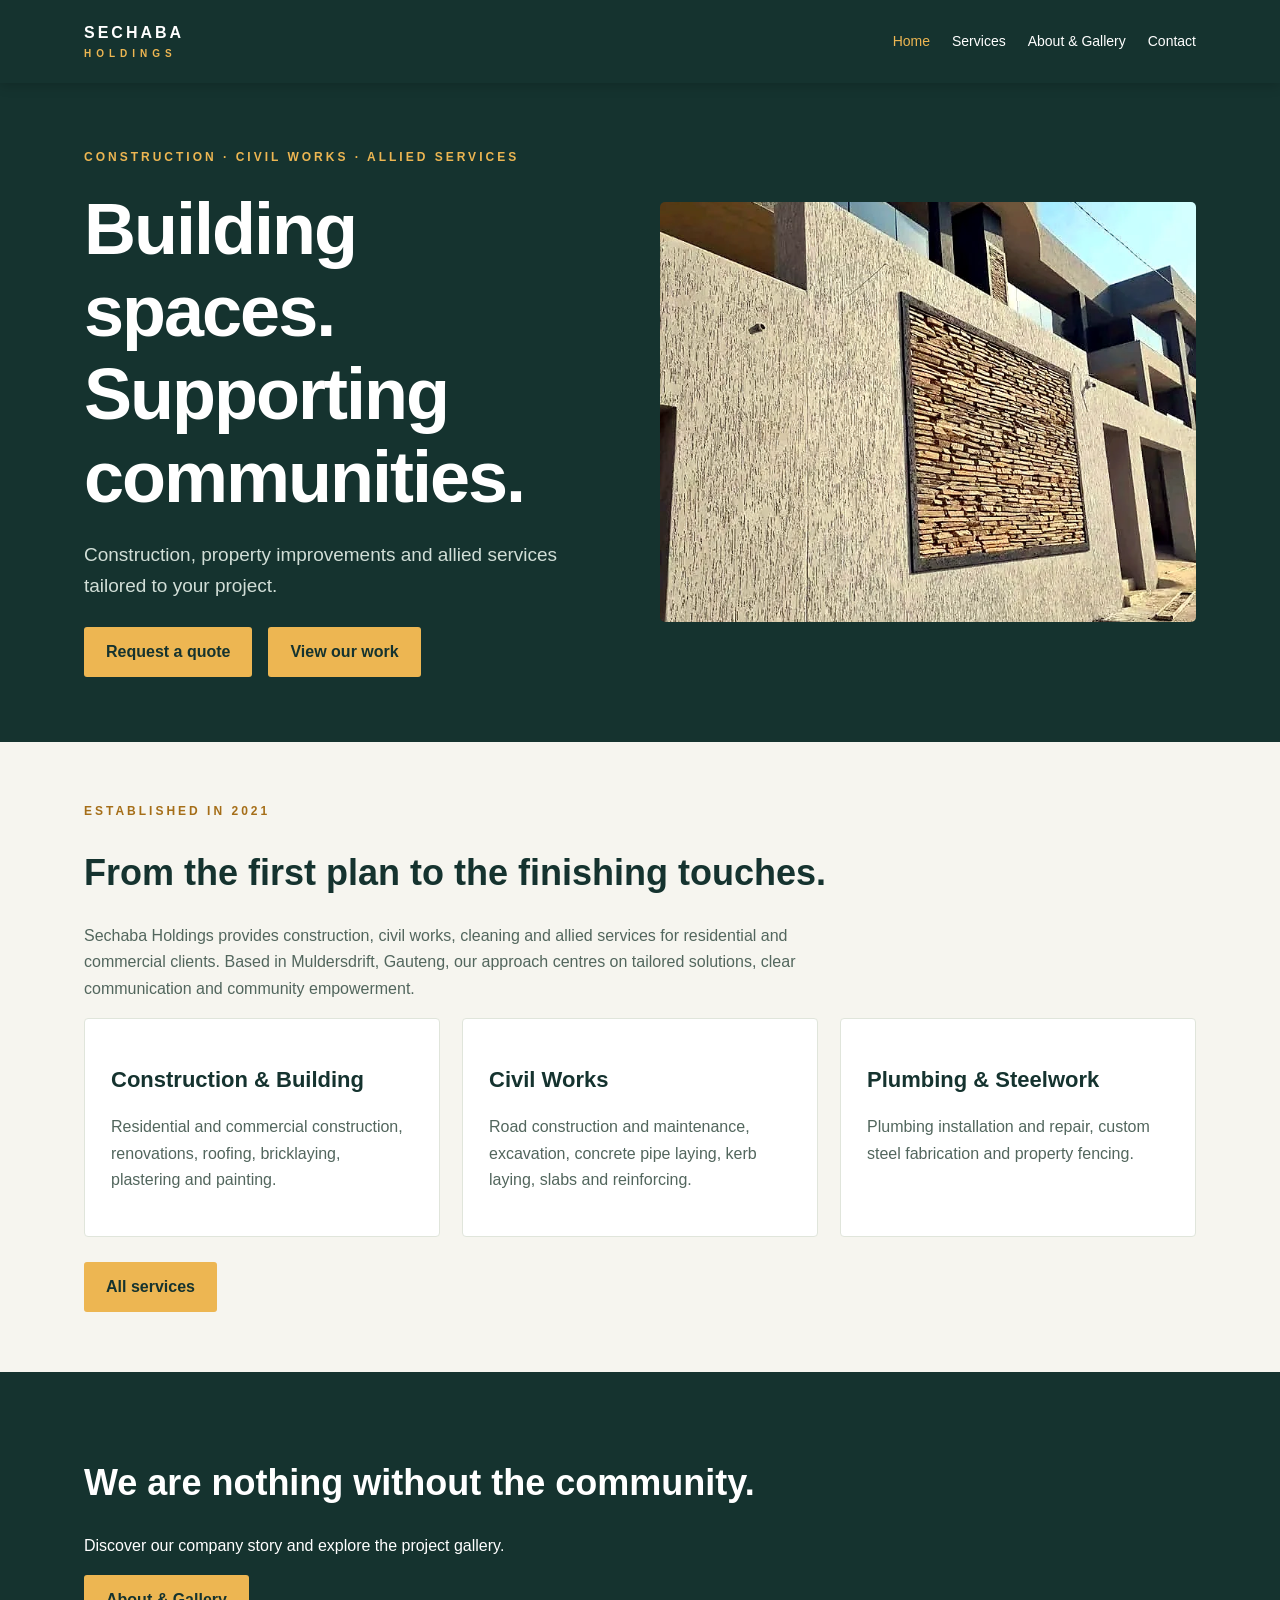
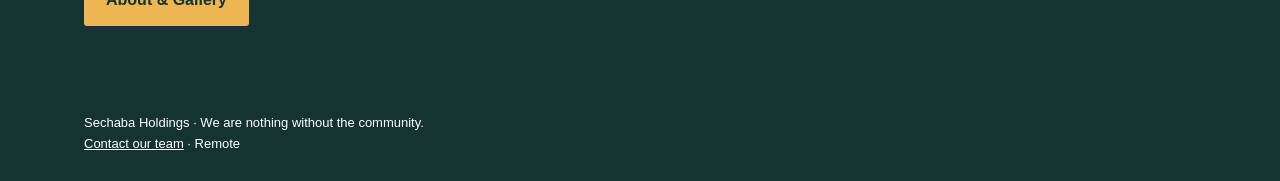
<file: Sechaba-Holdings-Website-Fixed-Navbar/index.html>
<!doctype html><html lang="en"><head><meta charset="utf-8"><meta name="viewport" content="width=device-width,initial-scale=1"><meta name="description" content="Sechaba Holdings construction, civil works and allied services in Gauteng. Explore our services and company project photographs."><title>Construction & Civil Works | Sechaba Holdings</title><link rel="stylesheet" href="assets/style.css"></head><body><header><div class="wrap"><nav aria-label="Main navigation"><a class="brand" href="index.html">SECHABA<small>HOLDINGS</small></a><div class="links"><a href="index.html" aria-current="page">Home</a><a href="services.html">Services</a><a href="about-gallery.html">About & Gallery</a><a href="contact.html">Contact</a></div></nav></div></header><script src="assets/navigation.js"></script><main><section class="hero"><div class="wrap hero-grid"><div><div class="eyebrow">Construction · Civil works · Allied services</div><h1>Building spaces.<br>Supporting communities.</h1><p>Construction, property improvements and allied services tailored to your project.</p><div class="actions"><a class="button" href="contact.html">Request a quote</a><a class="button" href="about-gallery.html#gallery">View our work</a></div></div><img src="assets/project-03.webp" alt="Textured facade and stone feature panel"></div></section><section><div class="wrap"><div class="eyebrow">Established in 2021</div><h2>From the first plan to the finishing touches.</h2><p class="intro">Sechaba Holdings provides construction, civil works, cleaning and allied services for residential and commercial clients. Based in Muldersdrift, Gauteng, our approach centres on tailored solutions, clear communication and community empowerment.</p><div class="grid"><article class="card"><h3>Construction & Building</h3><p>Residential and commercial construction, renovations, roofing, bricklaying, plastering and painting.</p></article><article class="card"><h3>Civil Works</h3><p>Road construction and maintenance, excavation, concrete pipe laying, kerb laying, slabs and reinforcing.</p></article><article class="card"><h3>Plumbing & Steelwork</h3><p>Plumbing installation and repair, custom steel fabrication and property fencing.</p></article></div><div class="actions"><a class="button" href="services.html">All services</a></div></div></section><section class="dark"><div class="wrap"><h2>We are nothing without the community.</h2><p>Discover our company story and explore the project gallery.</p><a class="button" href="about-gallery.html">About & Gallery</a></div></section></main><footer>
    <div class="wrap">
        Sechaba Holdings · We are nothing without the community.
        <br>
        <a href="contact.html">Contact our team</a>
        · Remote
    </div>
</footer></body></html>
</file>
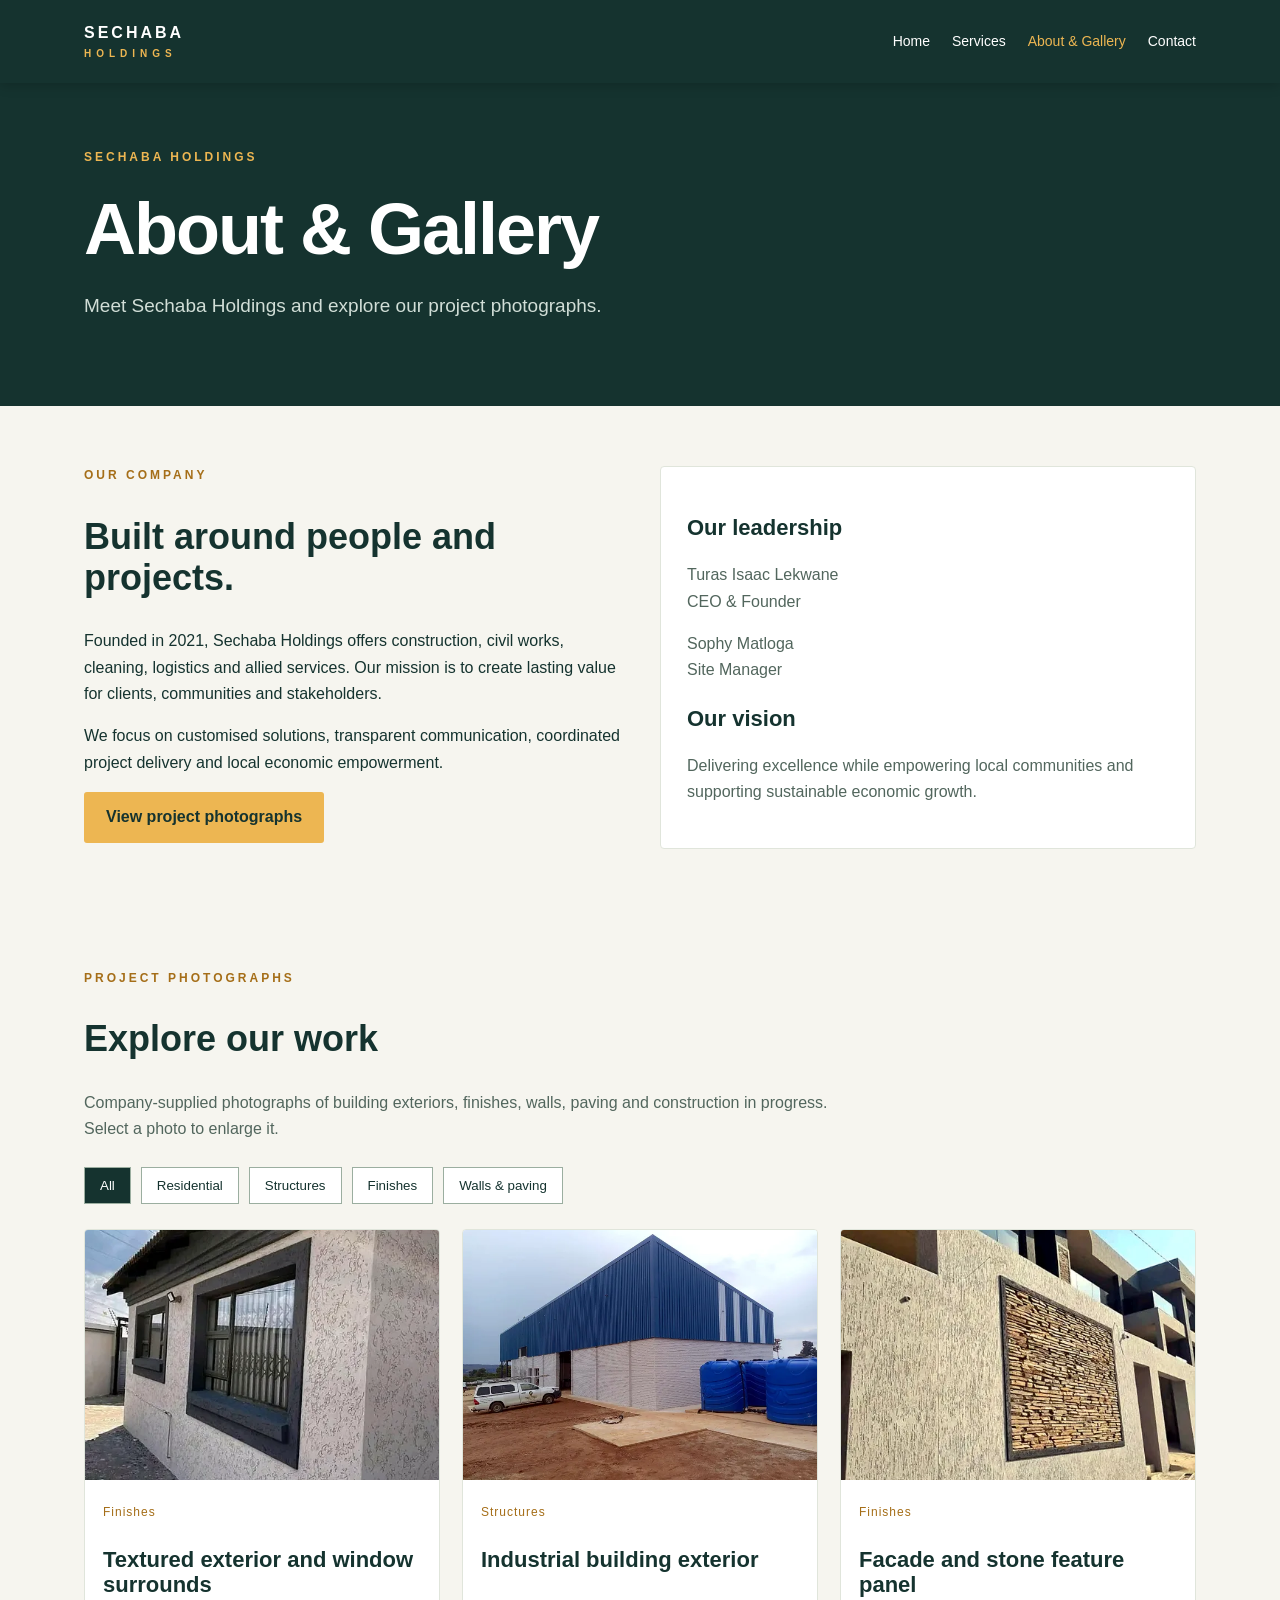
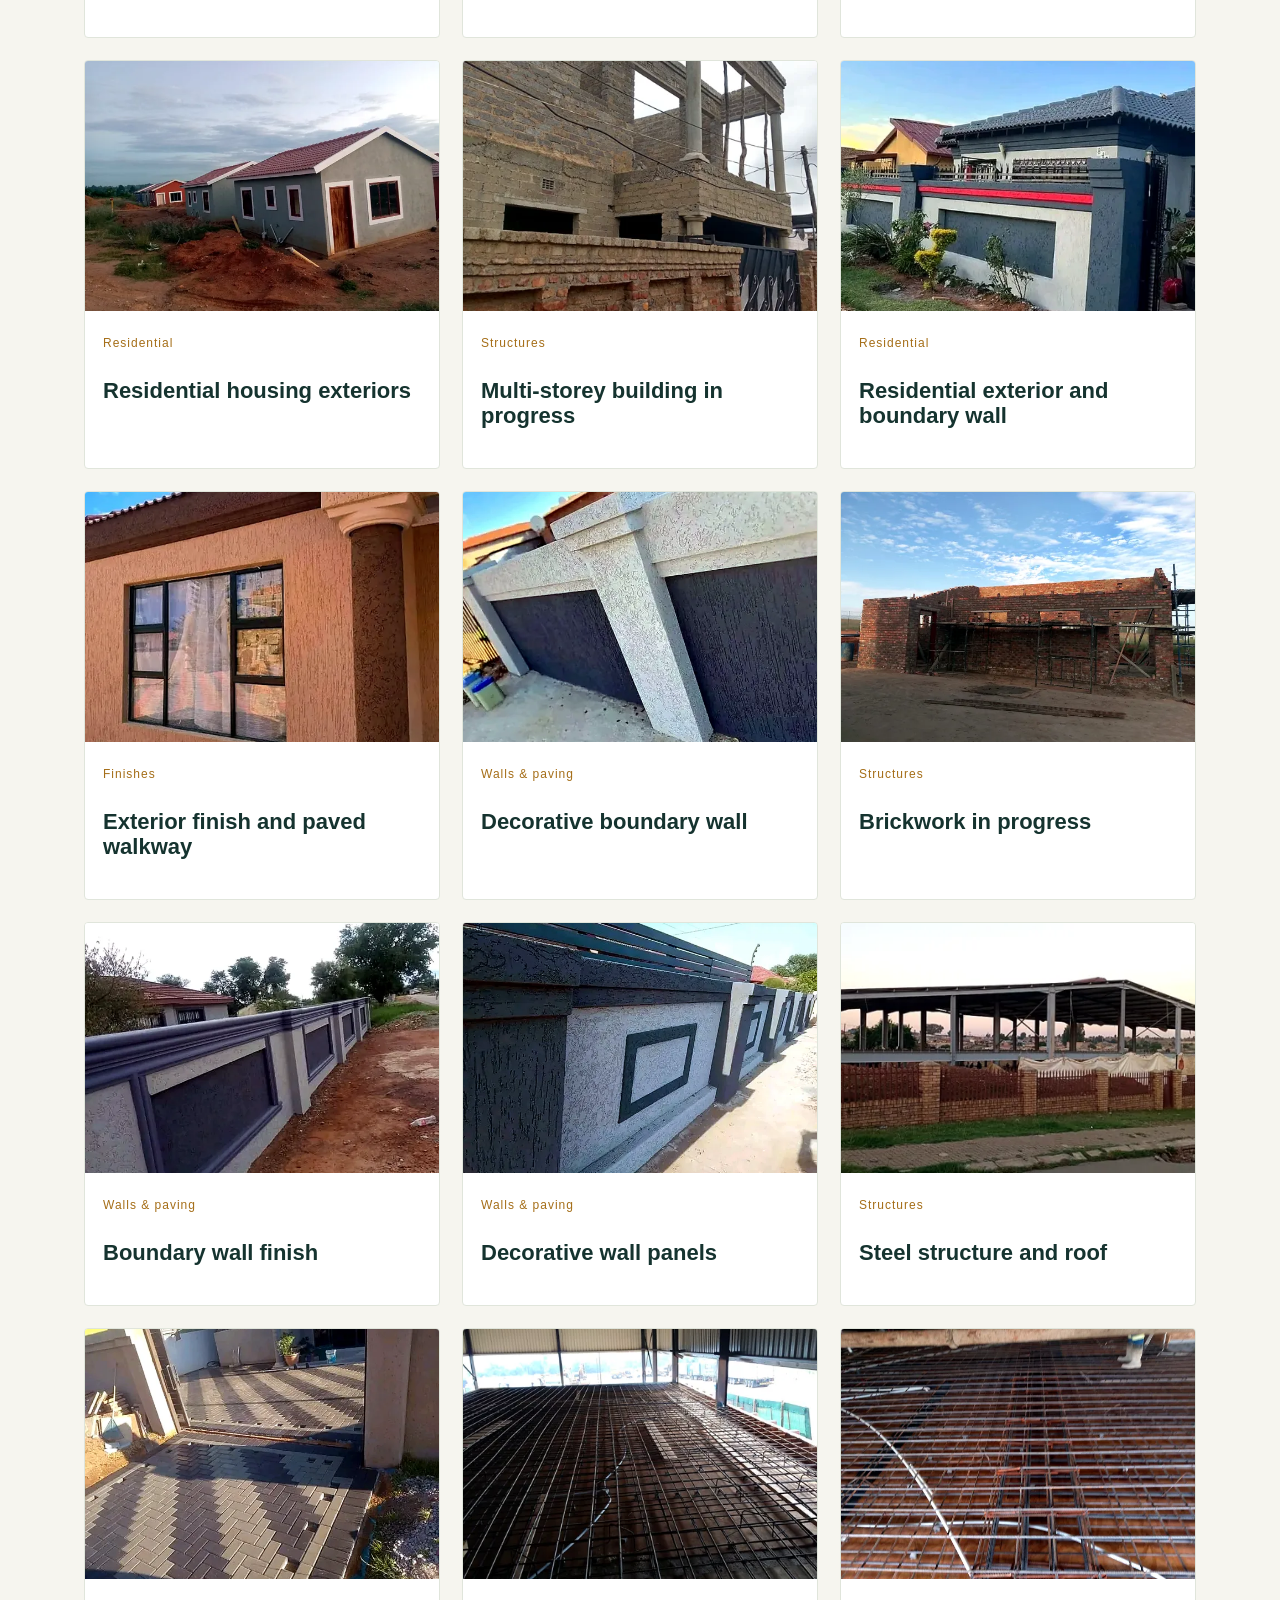
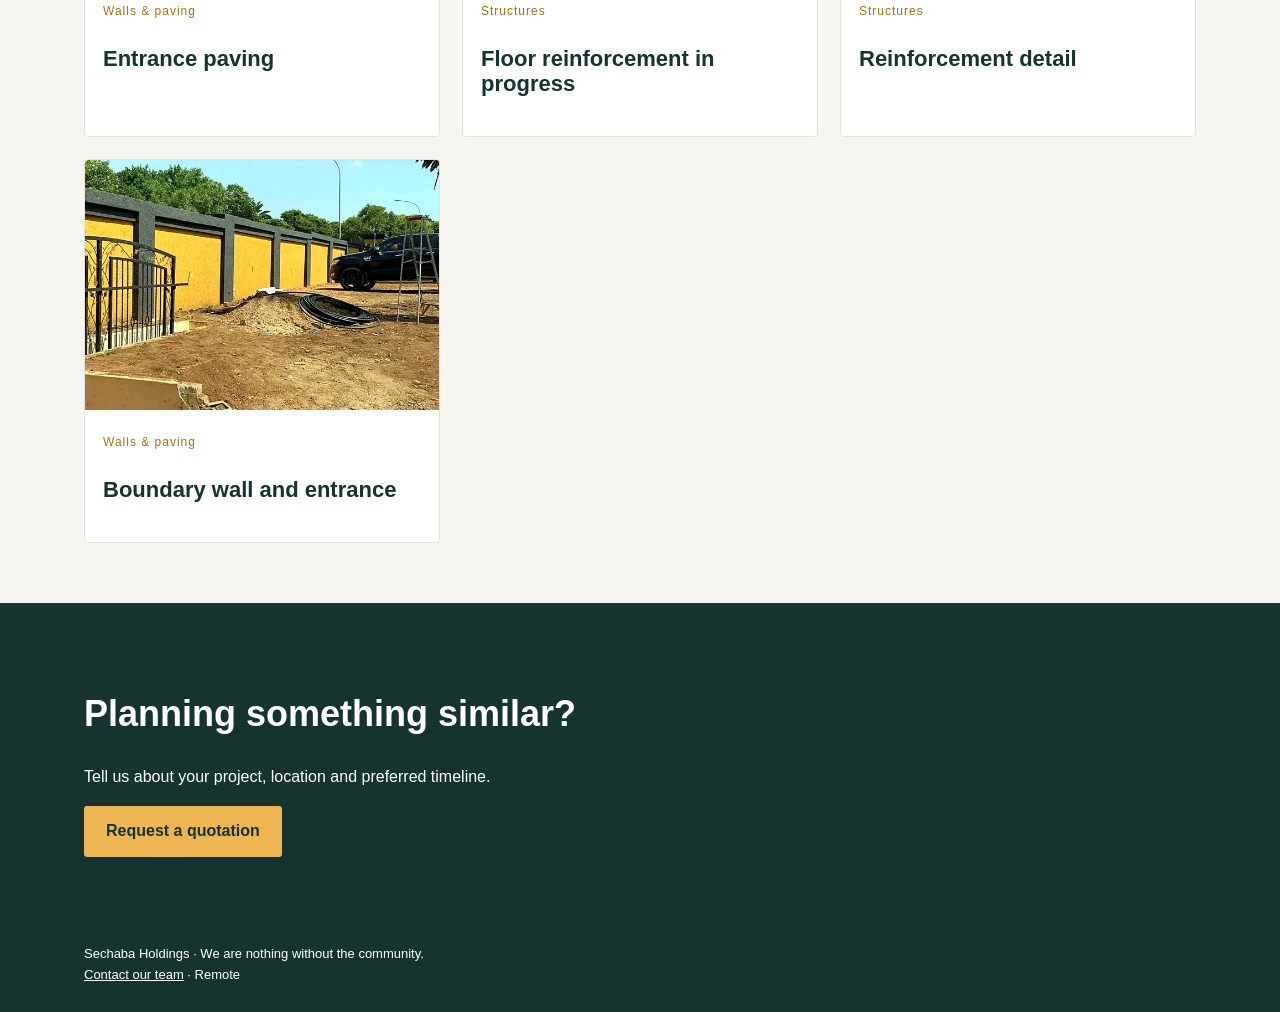
<file: Sechaba-Holdings-Website-Fixed-Navbar/about-gallery.html>
<!doctype html><html lang="en"><head><meta charset="utf-8"><meta name="viewport" content="width=device-width,initial-scale=1"><meta name="description" content="Sechaba Holdings construction, civil works and allied services in Gauteng. Explore our services and company project photographs."><title>About & Gallery | Sechaba Holdings</title><link rel="stylesheet" href="assets/style.css"></head><body><header><div class="wrap"><nav aria-label="Main navigation"><a class="brand" href="index.html">SECHABA<small>HOLDINGS</small></a><div class="links"><a href="index.html">Home</a><a href="services.html">Services</a><a href="about-gallery.html" aria-current="page">About & Gallery</a><a href="contact.html">Contact</a></div></nav></div></header><script src="assets/navigation.js"></script><main><section class="hero"><div class="wrap"><div class="eyebrow">Sechaba Holdings</div><h1>About & Gallery</h1><p>Meet Sechaba Holdings and explore our project photographs.</p></div></section><section><div class="wrap split"><div><div class="eyebrow">Our company</div><h2>Built around people and projects.</h2><p>Founded in 2021, Sechaba Holdings offers construction, civil works, cleaning, logistics and allied services. Our mission is to create lasting value for clients, communities and stakeholders.</p><p>We focus on customised solutions, transparent communication, coordinated project delivery and local economic empowerment.</p><a class="button" href="#gallery">View project photographs</a></div><div class="card"><h3>Our leadership</h3><p>Turas Isaac Lekwane<br>CEO & Founder</p><p>Sophy Matloga<br>Site Manager</p><h3>Our vision</h3><p>Delivering excellence while empowering local communities and supporting sustainable economic growth.</p></div></div></section><section id="gallery"><div class="wrap"><div class="eyebrow">Project photographs</div><h2>Explore our work</h2><p class="intro">Company-supplied photographs of building exteriors, finishes, walls, paving and construction in progress. Select a photo to enlarge it.</p><div class="filters" aria-label="Filter project photographs"><button type="button" data-filter="All" class="active" aria-pressed="true">All</button><button type="button" data-filter="Residential" class="" aria-pressed="false">Residential</button><button type="button" data-filter="Structures" class="" aria-pressed="false">Structures</button><button type="button" data-filter="Finishes" class="" aria-pressed="false">Finishes</button><button type="button" data-filter="Walls &amp; paving" class="" aria-pressed="false">Walls &amp; paving</button></div><div class="grid"><article class="card photo" data-category="Finishes"><figure><button type="button" class="open-photo" data-src="assets/project-01.webp" data-caption="Textured exterior and window surrounds" aria-label="Enlarge: Textured exterior and window surrounds"><img loading="lazy" src="assets/thumb-01.webp" alt="Textured exterior and window surrounds"></button><figcaption><span class="tag">Finishes</span><h3>Textured exterior and window surrounds</h3></figcaption></figure></article><article class="card photo" data-category="Structures"><figure><button type="button" class="open-photo" data-src="assets/project-02.webp" data-caption="Industrial building exterior" aria-label="Enlarge: Industrial building exterior"><img loading="lazy" src="assets/thumb-02.webp" alt="Industrial building exterior"></button><figcaption><span class="tag">Structures</span><h3>Industrial building exterior</h3></figcaption></figure></article><article class="card photo" data-category="Finishes"><figure><button type="button" class="open-photo" data-src="assets/project-03.webp" data-caption="Facade and stone feature panel" aria-label="Enlarge: Facade and stone feature panel"><img loading="lazy" src="assets/thumb-03.webp" alt="Facade and stone feature panel"></button><figcaption><span class="tag">Finishes</span><h3>Facade and stone feature panel</h3></figcaption></figure></article><article class="card photo" data-category="Residential"><figure><button type="button" class="open-photo" data-src="assets/project-04.webp" data-caption="Residential housing exteriors" aria-label="Enlarge: Residential housing exteriors"><img loading="lazy" src="assets/thumb-04.webp" alt="Residential housing exteriors"></button><figcaption><span class="tag">Residential</span><h3>Residential housing exteriors</h3></figcaption></figure></article><article class="card photo" data-category="Structures"><figure><button type="button" class="open-photo" data-src="assets/project-05.webp" data-caption="Multi-storey building in progress" aria-label="Enlarge: Multi-storey building in progress"><img loading="lazy" src="assets/thumb-05.webp" alt="Multi-storey building in progress"></button><figcaption><span class="tag">Structures</span><h3>Multi-storey building in progress</h3></figcaption></figure></article><article class="card photo" data-category="Residential"><figure><button type="button" class="open-photo" data-src="assets/project-06.webp" data-caption="Residential exterior and boundary wall" aria-label="Enlarge: Residential exterior and boundary wall"><img loading="lazy" src="assets/thumb-06.webp" alt="Residential exterior and boundary wall"></button><figcaption><span class="tag">Residential</span><h3>Residential exterior and boundary wall</h3></figcaption></figure></article><article class="card photo" data-category="Finishes"><figure><button type="button" class="open-photo" data-src="assets/project-07.webp" data-caption="Exterior finish and paved walkway" aria-label="Enlarge: Exterior finish and paved walkway"><img loading="lazy" src="assets/thumb-07.webp" alt="Exterior finish and paved walkway"></button><figcaption><span class="tag">Finishes</span><h3>Exterior finish and paved walkway</h3></figcaption></figure></article><article class="card photo" data-category="Walls &amp; paving"><figure><button type="button" class="open-photo" data-src="assets/project-08.webp" data-caption="Decorative boundary wall" aria-label="Enlarge: Decorative boundary wall"><img loading="lazy" src="assets/thumb-08.webp" alt="Decorative boundary wall"></button><figcaption><span class="tag">Walls &amp; paving</span><h3>Decorative boundary wall</h3></figcaption></figure></article><article class="card photo" data-category="Structures"><figure><button type="button" class="open-photo" data-src="assets/project-09.webp" data-caption="Brickwork in progress" aria-label="Enlarge: Brickwork in progress"><img loading="lazy" src="assets/thumb-09.webp" alt="Brickwork in progress"></button><figcaption><span class="tag">Structures</span><h3>Brickwork in progress</h3></figcaption></figure></article><article class="card photo" data-category="Walls &amp; paving"><figure><button type="button" class="open-photo" data-src="assets/project-10.webp" data-caption="Boundary wall finish" aria-label="Enlarge: Boundary wall finish"><img loading="lazy" src="assets/thumb-10.webp" alt="Boundary wall finish"></button><figcaption><span class="tag">Walls &amp; paving</span><h3>Boundary wall finish</h3></figcaption></figure></article><article class="card photo" data-category="Walls &amp; paving"><figure><button type="button" class="open-photo" data-src="assets/project-11.webp" data-caption="Decorative wall panels" aria-label="Enlarge: Decorative wall panels"><img loading="lazy" src="assets/thumb-11.webp" alt="Decorative wall panels"></button><figcaption><span class="tag">Walls &amp; paving</span><h3>Decorative wall panels</h3></figcaption></figure></article><article class="card photo" data-category="Structures"><figure><button type="button" class="open-photo" data-src="assets/project-12.webp" data-caption="Steel structure and roof" aria-label="Enlarge: Steel structure and roof"><img loading="lazy" src="assets/thumb-12.webp" alt="Steel structure and roof"></button><figcaption><span class="tag">Structures</span><h3>Steel structure and roof</h3></figcaption></figure></article><article class="card photo" data-category="Walls &amp; paving"><figure><button type="button" class="open-photo" data-src="assets/project-13.webp" data-caption="Entrance paving" aria-label="Enlarge: Entrance paving"><img loading="lazy" src="assets/thumb-13.webp" alt="Entrance paving"></button><figcaption><span class="tag">Walls &amp; paving</span><h3>Entrance paving</h3></figcaption></figure></article><article class="card photo" data-category="Structures"><figure><button type="button" class="open-photo" data-src="assets/project-14.webp" data-caption="Floor reinforcement in progress" aria-label="Enlarge: Floor reinforcement in progress"><img loading="lazy" src="assets/thumb-14.webp" alt="Floor reinforcement in progress"></button><figcaption><span class="tag">Structures</span><h3>Floor reinforcement in progress</h3></figcaption></figure></article><article class="card photo" data-category="Structures"><figure><button type="button" class="open-photo" data-src="assets/project-15.webp" data-caption="Reinforcement detail" aria-label="Enlarge: Reinforcement detail"><img loading="lazy" src="assets/thumb-15.webp" alt="Reinforcement detail"></button><figcaption><span class="tag">Structures</span><h3>Reinforcement detail</h3></figcaption></figure></article><article class="card photo" data-category="Walls &amp; paving"><figure><button type="button" class="open-photo" data-src="assets/project-16.webp" data-caption="Boundary wall and entrance" aria-label="Enlarge: Boundary wall and entrance"><img loading="lazy" src="assets/thumb-16.webp" alt="Boundary wall and entrance"></button><figcaption><span class="tag">Walls &amp; paving</span><h3>Boundary wall and entrance</h3></figcaption></figure></article></div></div></section><section class="dark"><div class="wrap"><h2>Planning something similar?</h2><p>Tell us about your project, location and preferred timeline.</p><a class="button" href="contact.html">Request a quotation</a></div></section><dialog aria-label="Enlarged project photograph"><button class="button close" type="button">Close</button><img alt=""><p></p></dialog></main><footer>
    <div class="wrap">
        Sechaba Holdings · We are nothing without the community.
        <br>
        <a href="contact.html">Contact our team</a>
        · Remote
    </div>
</footer><script>const filters=document.querySelectorAll('[data-filter]');filters.forEach(b=>b.addEventListener('click',()=>{filters.forEach(x=>{x.classList.remove('active');x.setAttribute('aria-pressed','false')});b.classList.add('active');b.setAttribute('aria-pressed','true');document.querySelectorAll('[data-category]').forEach(x=>x.hidden=b.dataset.filter!=='All'&&x.dataset.category!==b.dataset.filter)}));const modal=document.querySelector('dialog');document.querySelectorAll('.open-photo').forEach(b=>b.addEventListener('click',()=>{modal.querySelector('img').src=b.dataset.src;modal.querySelector('img').alt=b.dataset.caption;modal.querySelector('p').textContent=b.dataset.caption;modal.showModal()}));document.querySelector('.close').addEventListener('click',()=>modal.close());modal.addEventListener('click',e=>{if(e.target===modal)modal.close()});</script></body></html>
</file>
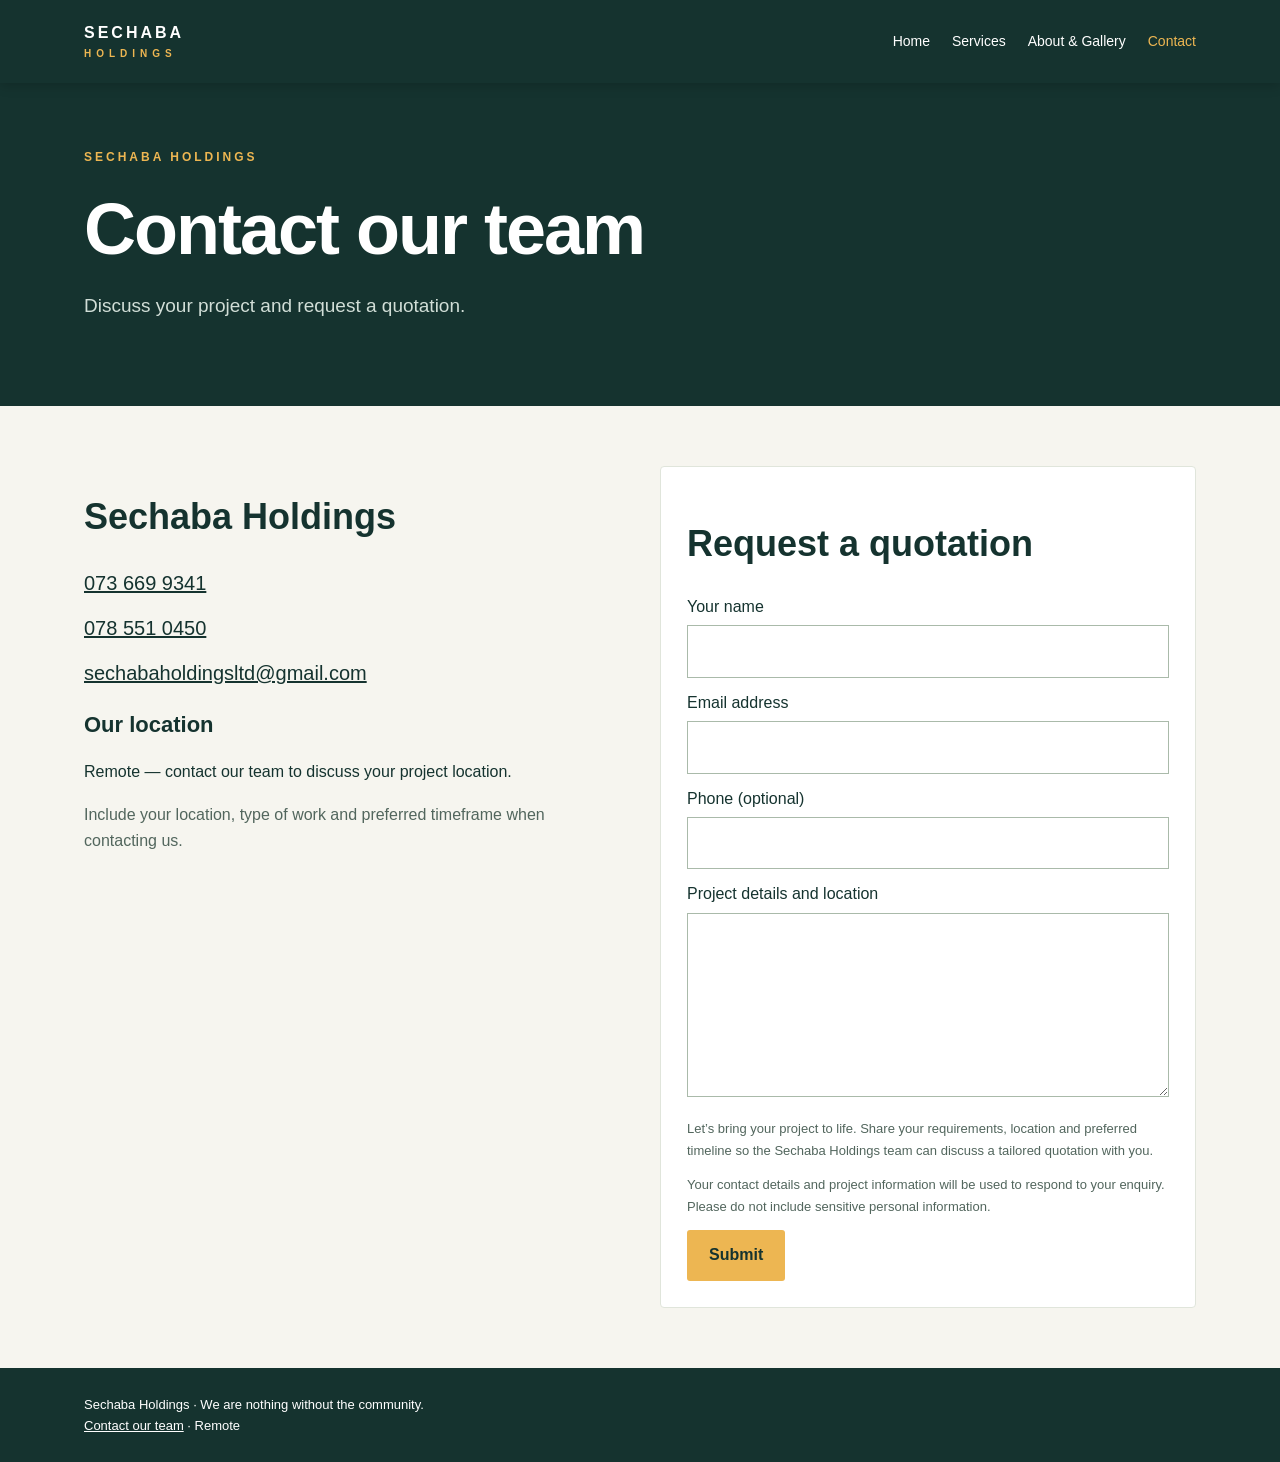
<file: Sechaba-Holdings-Website-Fixed-Navbar/contact.html>
<!doctype html>
<html lang="en">
<head>
    <meta charset="utf-8">

    <meta name="viewport" content="width=device-width, initial-scale=1">

    <meta
        name="description"
        content="Sechaba Holdings construction, civil works and allied services in Gauteng. Contact our team to discuss your project and request a quotation."
    >

    <title>Contact &amp; Quotations | Sechaba Holdings</title>

    <link rel="stylesheet" href="assets/style.css">

    <style>
        /* Hide the spam-prevention field from human visitors. */
        .form-honeypot {
            position: absolute;
            width: 1px;
            height: 1px;
            padding: 0;
            margin: -1px;
            overflow: hidden;
            clip: rect(0, 0, 0, 0);
            white-space: nowrap;
            border: 0;
        }

        .form-status {
            margin-top: 18px;
            padding: 14px 16px;
            border-radius: 4px;
            line-height: 1.6;
        }

        .form-status:empty {
            display: none;
        }

        .form-status.success {
            color: #175432;
            background: #e8f5ec;
            border: 1px solid #a7d5b4;
        }

        .form-status.error {
            color: #8b2424;
            background: #fff0f0;
            border: 1px solid #e7b0b0;
        }

        .form-status.pending {
            color: #15332f;
            background: #eef2ed;
            border: 1px solid #c9d5cb;
        }

        button[type="submit"]:disabled {
            opacity: 0.7;
            cursor: wait;
        }
    </style>
</head>

<body>
    <header>
        <div class="wrap">
            <nav aria-label="Main navigation">
                <a class="brand" href="index.html">
                    SECHABA
                    <small>HOLDINGS</small>
                </a>

                <div class="links">
                    <a href="index.html">Home</a>
                    <a href="services.html">Services</a>
                    <a href="about-gallery.html">About &amp; Gallery</a>
                    <a href="contact.html" aria-current="page">Contact</a>
                </div>
            </nav>
        </div>
    </header>

    <script src="assets/navigation.js"></script>

    <main>
        <section class="hero">
            <div class="wrap">
                <div class="eyebrow">Sechaba Holdings</div>

                <h1>Contact our team</h1>

                <p>Discuss your project and request a quotation.</p>
            </div>
        </section>

        <section>
            <div class="wrap split">
                <div>
                    <h2>Sechaba Holdings</h2>

                    <a class="contact-link" href="tel:+27736699341">
                        073 669 9341
                    </a>

                    <a class="contact-link" href="tel:+27785510450">
                        078 551 0450
                    </a>

                    <a
                        class="contact-link"
                        href="mailto:sechabaholdingsltd@gmail.com"
                    >
                        sechabaholdingsltd@gmail.com
                    </a>

                    <h3>Our location</h3>

                    <p>Remote — contact our team to discuss your project location.</p>

                    <p class="intro">
                        Include your location, type of work and preferred
                        timeframe when contacting us.
                    </p>
                </div>

                <form
                    id="quotation-form"
                    name="quotation"
                    class="card"
                    method="POST"
                    action="/contact.html"
                    data-netlify="true"
                    netlify-honeypot="bot-field"
                >
                    <input
                        type="hidden"
                        name="form-name"
                        value="quotation"
                    >

                    <p class="form-honeypot" aria-hidden="true">
                        <label for="bot-field">
                            Leave this field empty.
                        </label>

                        <input
                            id="bot-field"
                            name="bot-field"
                            type="text"
                            tabindex="-1"
                            autocomplete="off"
                        >
                    </p>

                    <h2>Request a quotation</h2>

                    <label for="name">Your name</label>
                    <input
                        id="name"
                        name="name"
                        type="text"
                        required
                        autocomplete="name"
                        maxlength="120"
                    >

                    <label for="email">Email address</label>
                    <input
                        id="email"
                        name="email"
                        type="email"
                        required
                        autocomplete="email"
                        maxlength="254"
                    >

                    <label for="phone">Phone (optional)</label>
                    <input
                        id="phone"
                        name="phone"
                        type="tel"
                        autocomplete="tel"
                        maxlength="40"
                    >

                    <label for="message">
                        Project details and location
                    </label>
                    <textarea
                        id="message"
                        name="message"
                        required
                        maxlength="5000"
                        rows="6"
                    ></textarea>

                    <p class="note" id="form-description">
                        Let’s bring your project to life. Share your
                        requirements, location and preferred timeline
                        so the Sechaba Holdings team can discuss a
                        tailored quotation with you.
                    </p>

                    <p class="note">
                        Your contact details and project information
                        will be used to respond to your enquiry.
                        Please do not include sensitive personal information.
                    </p>

                    <button
                        id="submit-button"
                        class="button"
                        type="submit"
                        aria-describedby="form-description"
                    >
                        Submit
                    </button>

                    <p
                        id="form-status"
                        class="form-status"
                        role="status"
                        aria-live="polite"
                        aria-atomic="true"
                    ></p>

                    <noscript>
                        <p class="note">
                            JavaScript is disabled. You can still submit
                            this form, but the confirmation will appear
                            on a separate page.
                        </p>
                    </noscript>
                </form>
            </div>
        </section>
    </main>

   <footer>
    <div class="wrap">
        Sechaba Holdings · We are nothing without the community.
        <br>
        <a href="contact.html">Contact our team</a>
        · Remote
    </div>
</footer>

    <script>
        const quotationForm = document.getElementById("quotation-form");
        const submitButton = document.getElementById("submit-button");
        const formStatus = document.getElementById("form-status");

        quotationForm.addEventListener("submit", async function (event) {
            event.preventDefault();

            if (submitButton.disabled) {
                return;
            }

            if (!quotationForm.reportValidity()) {
                return;
            }

            const formData = new FormData(quotationForm);

            const name = String(formData.get("name") || "").trim();
            const message = String(formData.get("message") || "").trim();

            if (!name || !message) {
                formStatus.className = "form-status error";
                formStatus.textContent =
                    "Please enter your name and project details.";
                return;
            }

            /*
             * This form must be deployed on Netlify with
             * form detection enabled.
             */
            if (window.location.protocol === "file:") {
                formStatus.className = "form-status error";
                formStatus.textContent =
                    "Online submissions are not available in this local " +
                    "preview. Please use the published website, or email " +
                    "sechabaholdingsltd@gmail.com directly.";
                return;
            }

            formData.set("name", name);
            formData.set("message", message);

            submitButton.disabled = true;
            submitButton.textContent = "Submitting...";
            quotationForm.setAttribute("aria-busy", "true");

            formStatus.className = "form-status pending";
            formStatus.textContent = "Submitting your enquiry. Please wait.";

            try {
                const response = await fetch(
                    quotationForm.getAttribute("action"),
                    {
                        method: "POST",
                        headers: {
                            "Content-Type":
                                "application/x-www-form-urlencoded"
                        },
                        body: new URLSearchParams(formData).toString()
                    }
                );

                if (!response.ok) {
                    throw new Error("Form submission failed.");
                }

                formStatus.className = "form-status success";
                formStatus.textContent =
                    "Your enquiry has been submitted successfully. " +
                    "Thank you for choosing Sechaba Holdings. " +
                    "Our team will review your project details " +
                    "and contact you using the information provided.";

                quotationForm.reset();
            } catch (error) {
                formStatus.className = "form-status error";
                formStatus.textContent =
                    "We could not confirm your submission. " +
                    "Please try again, or contact us directly at " +
                    "sechabaholdingsltd@gmail.com or 073 669 9341. " +
                    "Your form details have been kept so you can retry.";
            } finally {
                submitButton.disabled = false;
                submitButton.textContent = "Submit";
                quotationForm.removeAttribute("aria-busy");
            }
        });
    </script>
</body>
</html>
</file>
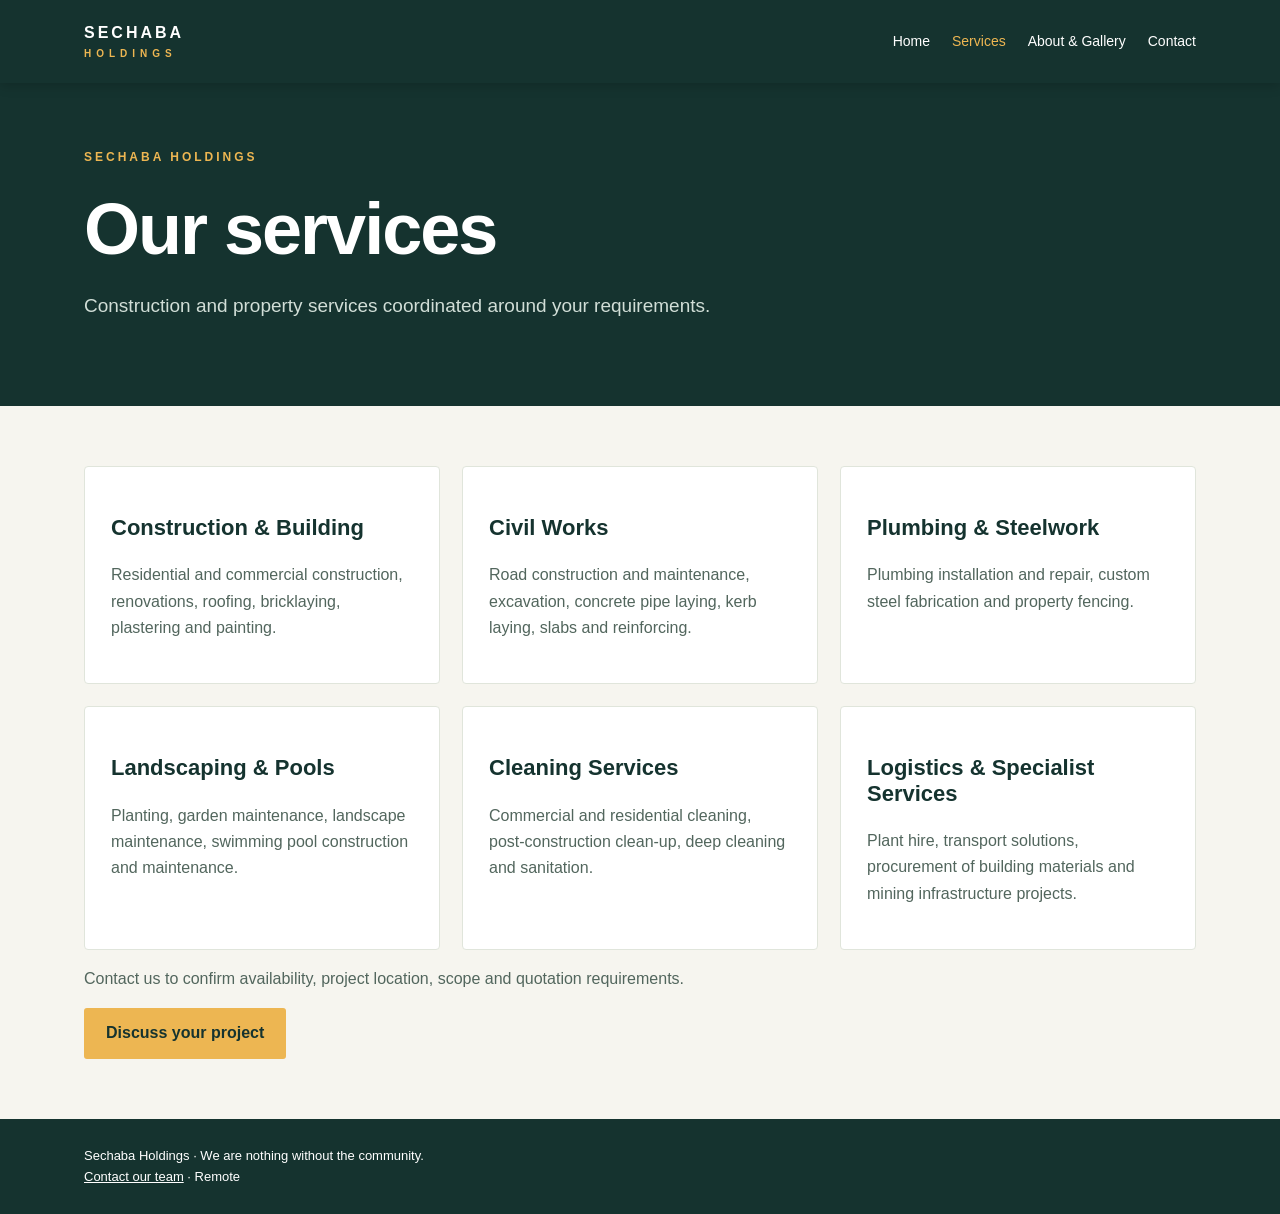
<file: Sechaba-Holdings-Website-Fixed-Navbar/services.html>
<!doctype html><html lang="en"><head><meta charset="utf-8"><meta name="viewport" content="width=device-width,initial-scale=1"><meta name="description" content="Sechaba Holdings construction, civil works and allied services in Gauteng. Explore our services and company project photographs."><title>Our Services | Sechaba Holdings</title><link rel="stylesheet" href="assets/style.css"></head><body><header><div class="wrap"><nav aria-label="Main navigation"><a class="brand" href="index.html">SECHABA<small>HOLDINGS</small></a><div class="links"><a href="index.html">Home</a><a href="services.html" aria-current="page">Services</a><a href="about-gallery.html">About & Gallery</a><a href="contact.html">Contact</a></div></nav></div></header><script src="assets/navigation.js"></script><main><section class="hero"><div class="wrap"><div class="eyebrow">Sechaba Holdings</div><h1>Our services</h1><p>Construction and property services coordinated around your requirements.</p></div></section><section><div class="wrap"><div class="grid"><article class="card"><h3>Construction & Building</h3><p>Residential and commercial construction, renovations, roofing, bricklaying, plastering and painting.</p></article><article class="card"><h3>Civil Works</h3><p>Road construction and maintenance, excavation, concrete pipe laying, kerb laying, slabs and reinforcing.</p></article><article class="card"><h3>Plumbing & Steelwork</h3><p>Plumbing installation and repair, custom steel fabrication and property fencing.</p></article><article class="card"><h3>Landscaping & Pools</h3><p>Planting, garden maintenance, landscape maintenance, swimming pool construction and maintenance.</p></article><article class="card"><h3>Cleaning Services</h3><p>Commercial and residential cleaning, post-construction clean-up, deep cleaning and sanitation.</p></article><article class="card"><h3>Logistics & Specialist Services</h3><p>Plant hire, transport solutions, procurement of building materials and mining infrastructure projects.</p></article></div><p class="intro">Contact us to confirm availability, project location, scope and quotation requirements.</p><a class="button" href="contact.html">Discuss your project</a></div></section></main><footer>
    <div class="wrap">
        Sechaba Holdings · We are nothing without the community.
        <br>
        <a href="contact.html">Contact our team</a>
        · Remote
    </div>
</footer></body></html>
</file>
<file: Sechaba-Holdings-Website-Fixed-Navbar/assets/style.css>
*{box-sizing:border-box}html{scroll-behavior:smooth;scroll-padding-top:calc(var(--nav-height,120px) + 20px)}body{margin:0;padding-top:var(--nav-height,120px);font:16px/1.65 Arial,sans-serif;background:#f6f5ef;color:#15332f}header{position:fixed;top:0;left:0;width:100%;z-index:1000;background:#15332f;color:white;box-shadow:0 2px 12px #0003}.wrap{max-width:1160px;margin:auto;padding:0 24px}nav{display:flex;align-items:center;justify-content:space-between;gap:20px;padding:20px 0;flex-wrap:wrap}.brand{font-weight:800;letter-spacing:3px;text-decoration:none}.brand small{display:block;color:#edb652;font-size:10px;letter-spacing:5px}.links{display:flex;gap:22px;flex-wrap:wrap}.links a{text-decoration:none;font-size:14px}.links a[aria-current]{color:#edb652}a{color:inherit}h1,h2,h3{line-height:1.15}h1{font-size:clamp(40px,6vw,72px);letter-spacing:-2px;margin:20px 0}h2{font-size:36px}h3{font-size:22px}.hero{background:#15332f;color:white;padding:65px 0}.hero p{font-size:19px;color:#d1ded7;max-width:700px}.eyebrow{font-size:12px;letter-spacing:3px;text-transform:uppercase;color:#a56e18;font-weight:bold}.hero .eyebrow{color:#edb652}.hero-grid,.split{display:grid;grid-template-columns:1fr 1fr;gap:40px;align-items:start}.hero-grid{align-items:center}.hero img{width:100%;height:420px;object-fit:cover;border-radius:5px}section{padding:60px 0}.grid{display:grid;grid-template-columns:repeat(3,1fr);gap:22px}.card{padding:26px;background:white;border:1px solid #e0e5db;border-radius:4px}.card p,.intro{color:#52665d}.intro{max-width:760px}.button{display:inline-block;background:#edb652;color:#15332f;border:0;border-radius:3px;padding:12px 22px;font:inherit;font-weight:bold;text-decoration:none;cursor:pointer}.actions{display:flex;gap:16px;flex-wrap:wrap;margin-top:25px}.dark,footer{background:#15332f;color:white}footer{padding:26px 0;font-size:13px}.photo{padding:0;overflow:hidden}.photo button{display:block;border:0;padding:0;width:100%;cursor:zoom-in;background:#e1e5dc}.photo img{width:100%;height:250px;object-fit:cover;display:block}.photo figure{margin:0}.photo figcaption{padding:18px}.tag{font-size:12px;letter-spacing:1px;color:#a56e18}.filters{display:flex;gap:10px;flex-wrap:wrap;margin:25px 0}.filters button{padding:10px 15px;border:1px solid #9baea0;background:white;color:#15332f;cursor:pointer}.filters .active{background:#15332f;color:white}[hidden]{display:none!important}label{display:block;margin:12px 0 5px}input,textarea{width:100%;padding:12px;border:1px solid #aabaaa;font:inherit}textarea{min-height:140px}.note{font-size:13px;color:#52665d}.contact-link{display:block;margin:12px 0;font-size:20px;overflow-wrap:anywhere}address{font-style:normal}dialog{max-width:94vw;max-height:94vh;border:0;background:#102924;color:white;padding:15px}dialog::backdrop{background:#000c}dialog img{display:block;max-width:85vw;max-height:75vh;margin:auto;object-fit:contain}.close{float:right;margin-bottom:12px}a:focus-visible,button:focus-visible{outline:3px solid #edb652;outline-offset:4px}@media(max-width:800px){.hero-grid,.split{grid-template-columns:1fr}.grid{grid-template-columns:repeat(2,1fr)}.hero img{height:320px}}@media(max-width:520px){.grid{grid-template-columns:1fr}.wrap{padding:0 18px}.links{gap:16px}nav{gap:10px;padding:14px 0}.hero{padding:40px 0}section{padding:40px 0}}@media(prefers-reduced-motion:reduce){html{scroll-behavior:auto}}
</file>
